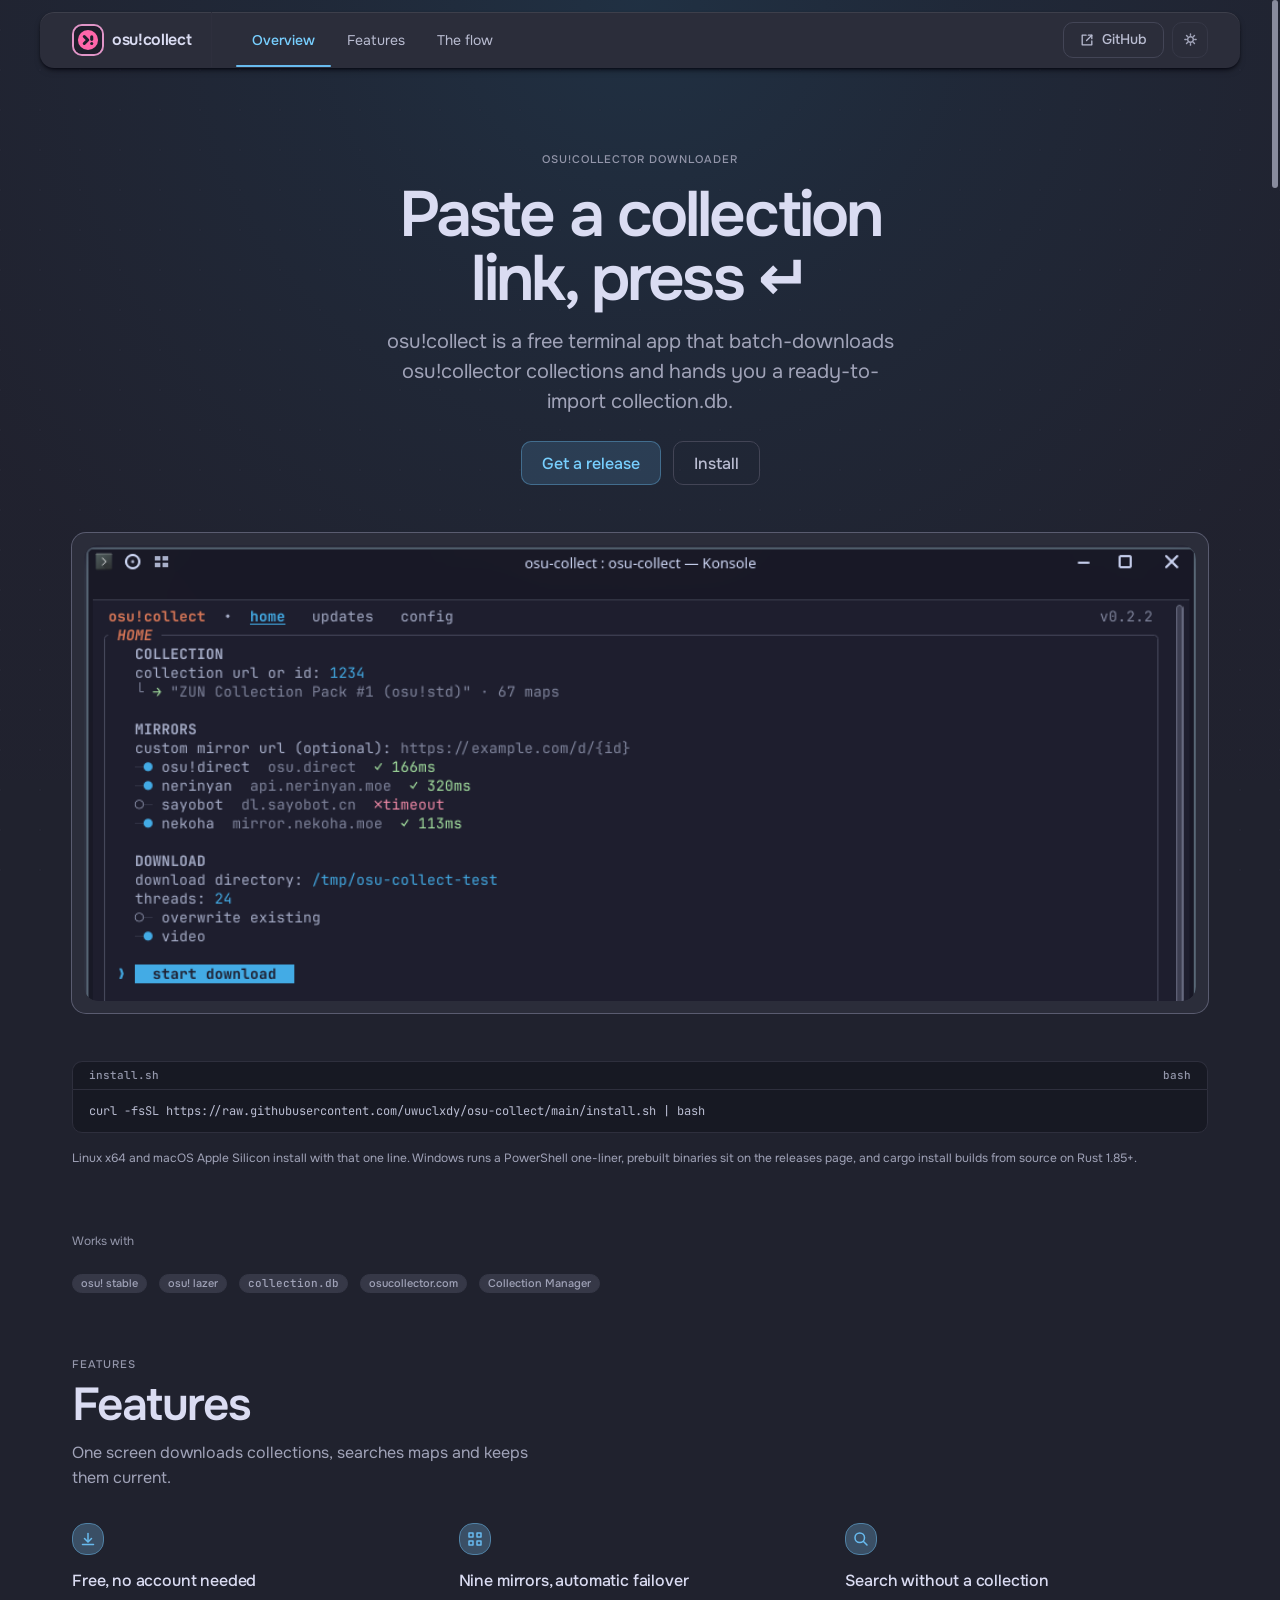
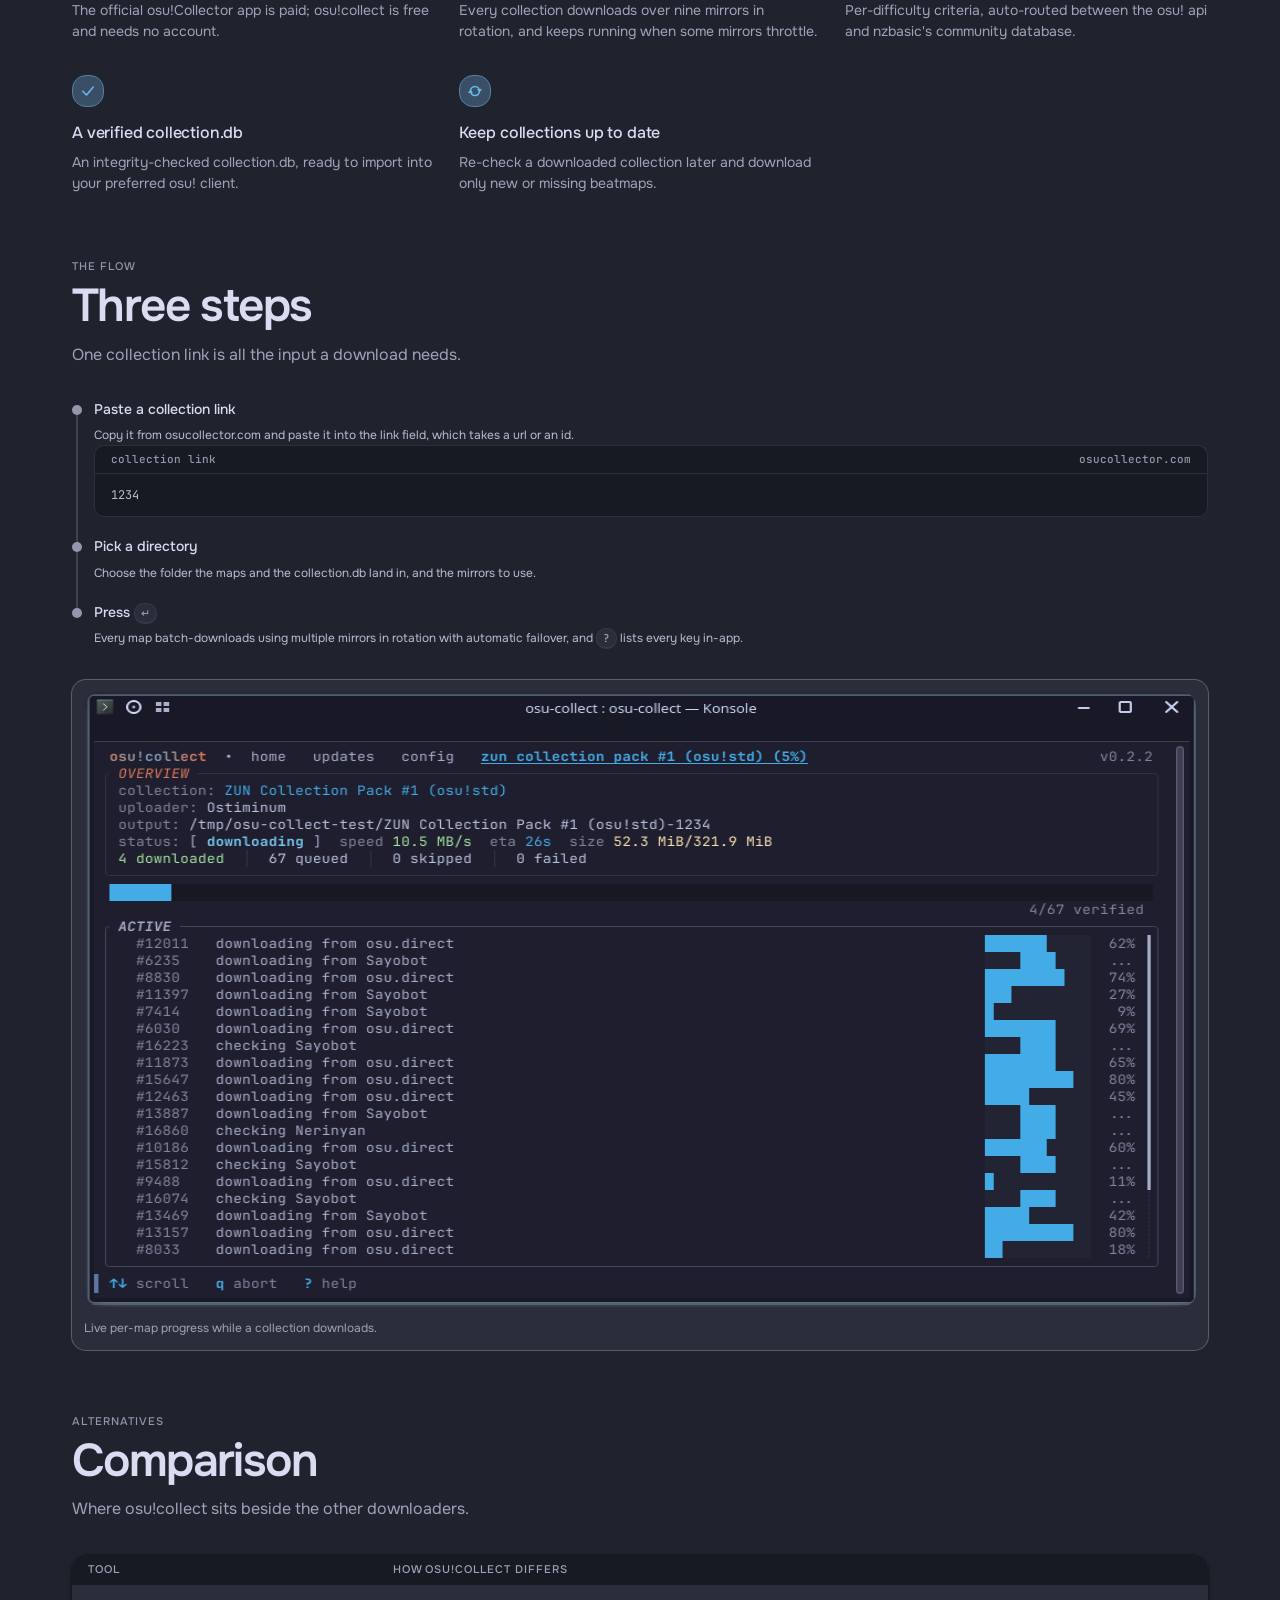
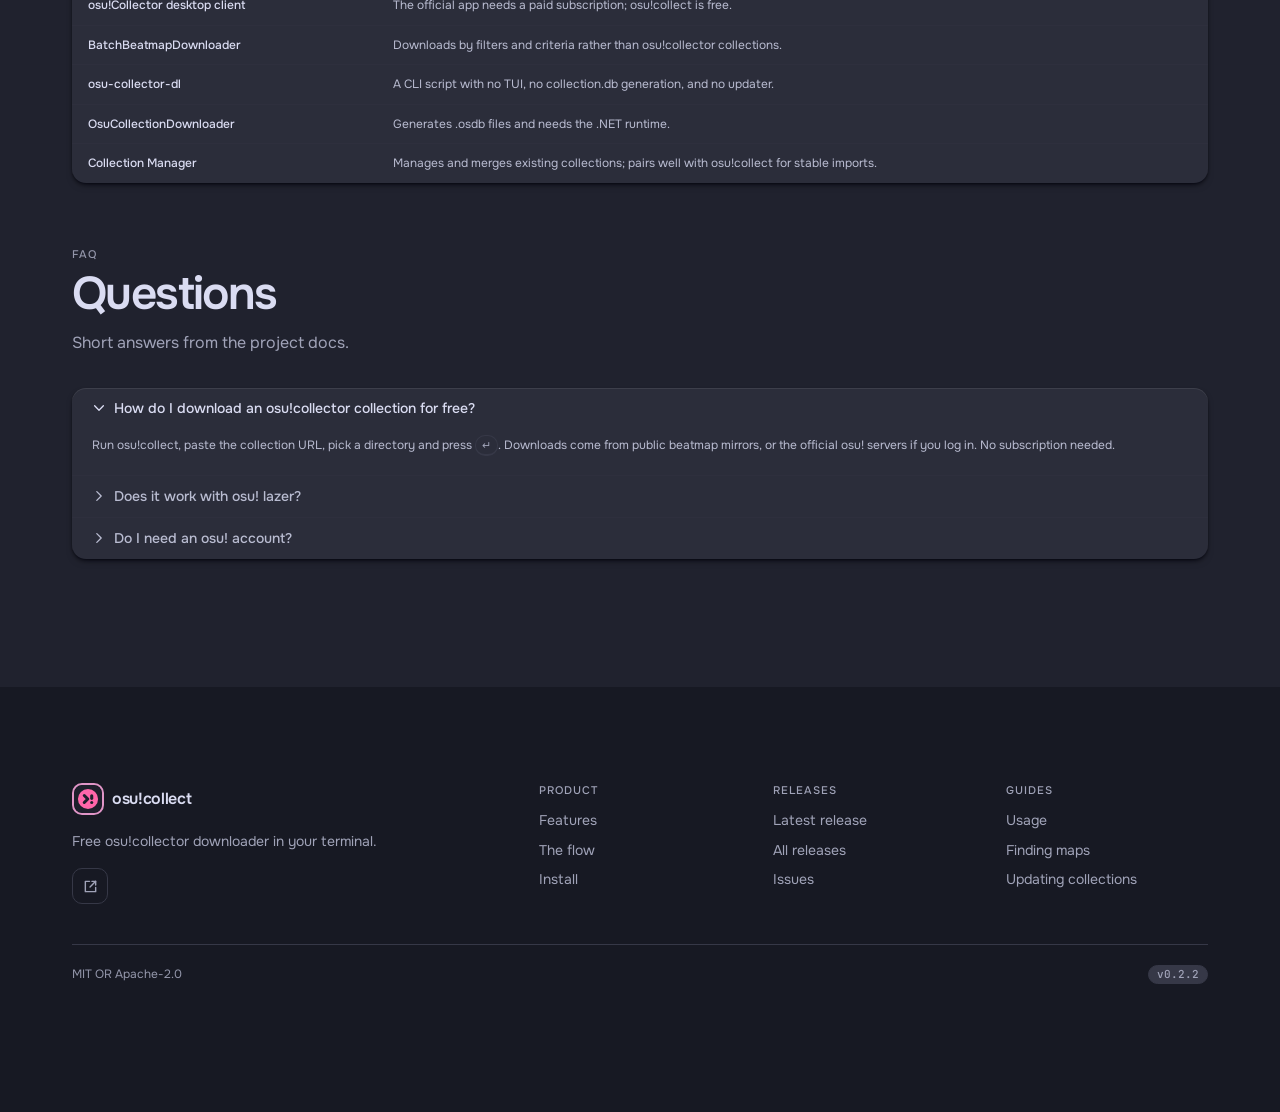
<file: landing/index.html>
<!DOCTYPE html>
<html lang="en" data-theme="dark">
<head>
<meta charset="UTF-8">
<meta name="viewport" content="width=device-width, initial-scale=1.0">
<meta name="description" content="Paste a collection link, pick a folder, and every map batch-downloads over nine mirrors with automatic failover, plus a ready-to-import collection.db.">
<link rel="icon" type="image/svg+xml" href="assets/favicon.svg">
<title>osu!collect, a free osu!collector downloader in your terminal</title>
<script>
  // before the stylesheet, or a light-theme visitor sees a dark flash
  const saved = localStorage.getItem('osu-collect-theme');
  if (saved) document.documentElement.dataset.theme = saved;
</script>
<link rel="stylesheet" href="tokens.css">
<link rel="stylesheet" href="components.css">
<link rel="stylesheet" href="cursor.css">
<style>
  /* Screen layout only. Every component below comes from components.css. */
  .page { padding-block: var(--space-8) var(--space-16); }
  main > section { margin-block: var(--space-16); }
  .section-head { margin-block-end: var(--space-8); }
  .hero-code { grid-column: 1 / -1; }
  .code-note { margin-block-start: var(--space-4); font-size: var(--t-2); color: var(--text-3); }
.card .zoom-img { border-radius: inherit; }
</style>
</head>
<body>
<svg xmlns="http://www.w3.org/2000/svg" hidden="" aria-hidden="true">
  <!-- ds-kit icon sprite. Paste this whole element into <body> as its first
       child, then reach an icon with <use href="#i-name"/>.

       Drawing contract, on every symbol: viewBox 0 0 16 16, fill none, stroke
       currentColor, stroke-width 1.5, round caps, round joins. The round join
       is the corner treatment: every corner in the set gets the same 0.75-unit
       outer radius from it, so no path carries an rx of its own.

       Grid: a closed shape bounds 2..14 (a circle container r 6.5 at 8,8), an
       open stroke runs 3..13, a chevron arm is 5 on each axis, a dot is a
       0.01-long round-capped segment. -->

  <!-- marks -->
  <symbol id="i-minus" viewBox="0 0 16 16" fill="none" stroke="currentColor" stroke-width="1.5" stroke-linecap="round" stroke-linejoin="round">
    <path d="M3 8h10"/>
  </symbol>
  <symbol id="i-plus" viewBox="0 0 16 16" fill="none" stroke="currentColor" stroke-width="1.5" stroke-linecap="round" stroke-linejoin="round">
    <path d="M8 3v10M3 8h10"/>
  </symbol>
  <symbol id="i-check" viewBox="0 0 16 16" fill="none" stroke="currentColor" stroke-width="1.5" stroke-linecap="round" stroke-linejoin="round">
    <path d="M2.75 8.25L6.5 12L13.25 4"/>
  </symbol>
  <symbol id="i-x" viewBox="0 0 16 16" fill="none" stroke="currentColor" stroke-width="1.5" stroke-linecap="round" stroke-linejoin="round">
    <path d="M4 4L12 12M12 4L4 12"/>
  </symbol>

  <!-- chevrons: arm 5 on each axis, apex 2.5 off centre -->
  <symbol id="i-chevron-down" viewBox="0 0 16 16" fill="none" stroke="currentColor" stroke-width="1.5" stroke-linecap="round" stroke-linejoin="round">
    <path d="M3 5.5L8 10.5L13 5.5"/>
  </symbol>
  <symbol id="i-chevron-up" viewBox="0 0 16 16" fill="none" stroke="currentColor" stroke-width="1.5" stroke-linecap="round" stroke-linejoin="round">
    <path d="M3 10.5L8 5.5L13 10.5"/>
  </symbol>
  <symbol id="i-chevron-right" viewBox="0 0 16 16" fill="none" stroke="currentColor" stroke-width="1.5" stroke-linecap="round" stroke-linejoin="round">
    <path d="M5.5 3L10.5 8L5.5 13"/>
  </symbol>
  <symbol id="i-chevron-left" viewBox="0 0 16 16" fill="none" stroke="currentColor" stroke-width="1.5" stroke-linecap="round" stroke-linejoin="round">
    <path d="M10.5 3L5.5 8L10.5 13"/>
  </symbol>

  <!-- arrows: shaft 3..13, head arm 4 -->
  <symbol id="i-arrow-right" viewBox="0 0 16 16" fill="none" stroke="currentColor" stroke-width="1.5" stroke-linecap="round" stroke-linejoin="round">
    <path d="M3 8h10M9 4L13 8L9 12"/>
  </symbol>
  <symbol id="i-arrow-left" viewBox="0 0 16 16" fill="none" stroke="currentColor" stroke-width="1.5" stroke-linecap="round" stroke-linejoin="round">
    <path d="M13 8H3M7 4L3 8L7 12"/>
  </symbol>
  <symbol id="i-arrow-up" viewBox="0 0 16 16" fill="none" stroke="currentColor" stroke-width="1.5" stroke-linecap="round" stroke-linejoin="round">
    <path d="M8 13V3M4 7L8 3L12 7"/>
  </symbol>
  <symbol id="i-arrow-down" viewBox="0 0 16 16" fill="none" stroke="currentColor" stroke-width="1.5" stroke-linecap="round" stroke-linejoin="round">
    <path d="M8 3v10M4 9L8 13L12 9"/>
  </symbol>

  <!-- chrome -->
  <symbol id="i-search" viewBox="0 0 16 16" fill="none" stroke="currentColor" stroke-width="1.5" stroke-linecap="round" stroke-linejoin="round">
    <circle cx="6.75" cy="6.75" r="4.75"/>
    <path d="M10.5 10.5L14 14"/>
  </symbol>
  <symbol id="i-settings" viewBox="0 0 16 16" fill="none" stroke="currentColor" stroke-width="1.5" stroke-linecap="round" stroke-linejoin="round">
    <path d="M2.5 5.5H13.5M2.5 10.5H13.5"/>
    <circle cx="6" cy="5.5" r="1.75"/>
    <circle cx="10" cy="10.5" r="1.75"/>
  </symbol>
  <symbol id="i-bell" viewBox="0 0 16 16" fill="none" stroke="currentColor" stroke-width="1.5" stroke-linecap="round" stroke-linejoin="round">
    <path d="M4.5 7.5a3.5 3.5 0 0 1 7 0v3l1.5 2h-10l1.5-2z"/>
    <path d="M6.5 12.5a1.5 1.5 0 0 0 3 0"/>
  </symbol>
  <symbol id="i-user" viewBox="0 0 16 16" fill="none" stroke="currentColor" stroke-width="1.5" stroke-linecap="round" stroke-linejoin="round">
    <circle cx="8" cy="5.25" r="2.5"/>
    <path d="M3.25 13.75a4.75 4.75 0 0 1 9.5 0"/>
  </symbol>
  <symbol id="i-lock" viewBox="0 0 16 16" fill="none" stroke="currentColor" stroke-width="1.5" stroke-linecap="round" stroke-linejoin="round">
    <path d="M2.5 7h11v6.5h-11z"/>
    <path d="M5 7V5.25a3 3 0 016 0V7"/>
  </symbol>
  <symbol id="i-menu" viewBox="0 0 16 16" fill="none" stroke="currentColor" stroke-width="1.5" stroke-linecap="round" stroke-linejoin="round">
    <path d="M2.5 4.5H13.5M2.5 8H13.5M2.5 11.5H13.5"/>
  </symbol>
  <symbol id="i-grid" viewBox="0 0 16 16" fill="none" stroke="currentColor" stroke-width="1.5" stroke-linecap="round" stroke-linejoin="round">
    <path d="M2 2h4v4H2zM10 2h4v4h-4zM2 10h4v4H2zM10 10h4v4h-4z"/>
  </symbol>
  <symbol id="i-chart" viewBox="0 0 16 16" fill="none" stroke="currentColor" stroke-width="1.5" stroke-linecap="round" stroke-linejoin="round">
    <path d="M2 13L5.5 8L8.5 11L14 3"/>
  </symbol>
  <symbol id="i-sun" viewBox="0 0 16 16" fill="none" stroke="currentColor" stroke-width="1.5" stroke-linecap="round" stroke-linejoin="round">
    <circle cx="8" cy="8" r="3"/>
    <path d="M8 2v1.5M8 12.5V14M2 8h1.5M12.5 8H14M4.8 4.8L3.75 3.75M11.2 4.8L12.25 3.75M4.8 11.2L3.75 12.25M11.2 11.2L12.25 12.25"/>
  </symbol>
  <symbol id="i-moon" viewBox="0 0 16 16" fill="none" stroke="currentColor" stroke-width="1.5" stroke-linecap="round" stroke-linejoin="round">
    <path d="M14 8.8A6 6 0 1 1 7.2 2a4.8 4.8 0 0 0 6.8 6.8z"/>
  </symbol>

  <!-- files and code -->
  <symbol id="i-folder" viewBox="0 0 16 16" fill="none" stroke="currentColor" stroke-width="1.5" stroke-linecap="round" stroke-linejoin="round">
    <path d="M2 3.5h4l1.5 2H14v7H2z"/>
  </symbol>
  <symbol id="i-file" viewBox="0 0 16 16" fill="none" stroke="currentColor" stroke-width="1.5" stroke-linecap="round" stroke-linejoin="round">
    <path d="M9.5 2.5H4v11h8V5z"/>
    <path d="M9.5 2.5V5H12"/>
  </symbol>
  <symbol id="i-code" viewBox="0 0 16 16" fill="none" stroke="currentColor" stroke-width="1.5" stroke-linecap="round" stroke-linejoin="round">
    <path d="M5.5 4.5L2.5 8L5.5 11.5M10.5 4.5L13.5 8L10.5 11.5"/>
  </symbol>
  <symbol id="i-terminal" viewBox="0 0 16 16" fill="none" stroke="currentColor" stroke-width="1.5" stroke-linecap="round" stroke-linejoin="round">
    <path d="M3 4.5L6.5 8L3 11.5M8.5 12H13"/>
  </symbol>
  <symbol id="i-console" viewBox="0 0 16 16" fill="none" stroke="currentColor" stroke-width="1.5" stroke-linecap="round" stroke-linejoin="round">
    <path d="M2.5 2.5h11v11h-11z"/>
    <path d="M5 6l2 2-2 2"/>
    <path d="M8.5 10h2.5"/>
  </symbol>

  <!-- row actions -->
  <symbol id="i-copy" viewBox="0 0 16 16" fill="none" stroke="currentColor" stroke-width="1.5" stroke-linecap="round" stroke-linejoin="round">
    <path d="M5.5 5.5h8v8h-8z"/>
    <path d="M10.5 5.5V2.5h-8v8h3"/>
  </symbol>
  <symbol id="i-trash" viewBox="0 0 16 16" fill="none" stroke="currentColor" stroke-width="1.5" stroke-linecap="round" stroke-linejoin="round">
    <path d="M3 4.5H13"/>
    <path d="M6 4.5V2.5h4v2"/>
    <path d="M4.5 4.5v9h7v-9"/>
  </symbol>
  <symbol id="i-edit" viewBox="0 0 16 16" fill="none" stroke="currentColor" stroke-width="1.5" stroke-linecap="round" stroke-linejoin="round">
    <path d="M11.5 2.5l2 2-8 8H3.5v-2z"/>
    <path d="M9.5 4.5l2 2"/>
  </symbol>
  <symbol id="i-filter" viewBox="0 0 16 16" fill="none" stroke="currentColor" stroke-width="1.5" stroke-linecap="round" stroke-linejoin="round">
    <path d="M2.5 3.5h11l-4 5v4l-3 1.5V8.5z"/>
  </symbol>
  <symbol id="i-sort" viewBox="0 0 16 16" fill="none" stroke="currentColor" stroke-width="1.5" stroke-linecap="round" stroke-linejoin="round">
    <path d="M3 4H13M3 8H9.5M3 12H6"/>
  </symbol>
  <symbol id="i-more" viewBox="0 0 16 16" fill="none" stroke="currentColor" stroke-width="1.5" stroke-linecap="round" stroke-linejoin="round">
    <circle cx="8" cy="3.5" r="1"/><circle cx="8" cy="8" r="1"/><circle cx="8" cy="12.5" r="1"/>
  </symbol>
  <symbol id="i-refresh" viewBox="0 0 16 16" fill="none" stroke="currentColor" stroke-width="1.5" stroke-linecap="round" stroke-linejoin="round">
    <path d="M3.5 8A4.5 4.5 0 0 1 12.5 8"/>
    <path d="M11 6.5L12.5 8L14 6.5"/>
    <path d="M12.5 8A4.5 4.5 0 0 1 3.5 8"/>
    <path d="M5 9.5L3.5 8L2 9.5"/>
  </symbol>
  <symbol id="i-undo" viewBox="0 0 16 16" fill="none" stroke="currentColor" stroke-width="1.5" stroke-linecap="round" stroke-linejoin="round">
    <path d="M2.5 8a5.5 5.5 0 1 0 9-4.2"/>
    <path d="M11.5 2.25v1.55H9.2"/>
  </symbol>
  <symbol id="i-external" viewBox="0 0 16 16" fill="none" stroke="currentColor" stroke-width="1.5" stroke-linecap="round" stroke-linejoin="round">
    <path d="M13.5 9v4.5h-11v-11H7"/>
    <path d="M9.5 2.5H13.5V6.5"/>
    <path d="M7.5 8.5L13.5 2.5"/>
  </symbol>
  <symbol id="i-download" viewBox="0 0 16 16" fill="none" stroke="currentColor" stroke-width="1.5" stroke-linecap="round" stroke-linejoin="round">
    <path d="M8 2.5v8"/>
    <path d="M4.5 7.5L8 11L11.5 7.5"/>
    <path d="M2.5 13.5H13.5"/>
  </symbol>
  <symbol id="i-upload" viewBox="0 0 16 16" fill="none" stroke="currentColor" stroke-width="1.5" stroke-linecap="round" stroke-linejoin="round">
    <path d="M8 11V3"/>
    <path d="M4.5 6.5L8 3L11.5 6.5"/>
    <path d="M2.5 13.5H13.5"/>
  </symbol>

  <!-- status: the container carries the level, the mark carries the sense -->
  <symbol id="i-info" viewBox="0 0 16 16" fill="none" stroke="currentColor" stroke-width="1.5" stroke-linecap="round" stroke-linejoin="round">
    <circle cx="8" cy="8" r="6.5"/>
    <path d="M8 7.5v3.5"/>
    <path d="M8 5h.01"/>
  </symbol>
  <symbol id="i-warning" viewBox="0 0 16 16" fill="none" stroke="currentColor" stroke-width="1.5" stroke-linecap="round" stroke-linejoin="round">
    <path d="M8 2.5L14 13.5H2z"/>
    <path d="M8 6.5v3"/>
    <path d="M8 11.5h.01"/>
  </symbol>
  <symbol id="i-error" viewBox="0 0 16 16" fill="none" stroke="currentColor" stroke-width="1.5" stroke-linecap="round" stroke-linejoin="round">
    <circle cx="8" cy="8" r="6.5"/>
    <path d="M8 5v3.5"/>
    <path d="M8 10.75h.01"/>
  </symbol>
  <symbol id="i-success" viewBox="0 0 16 16" fill="none" stroke="currentColor" stroke-width="1.5" stroke-linecap="round" stroke-linejoin="round">
    <circle cx="8" cy="8" r="6.5"/>
    <path d="M5 8L7 10L11 6"/>
  </symbol>
</svg>

<a class="skip-link" href="#main">Skip to content</a>

<nav class="navbar is-top" id="navbar">
  <div class="navbar-inner">
    <div class="navbar-brand">
      <span class="sona" aria-hidden="true"><img src="assets/favicon.svg" alt=""></span>
      <span class="logo-name">osu!collect</span>
    </div>
    <div class="navbar-nav" id="navbar-nav">
      <a class="navbar-link active" href="#main"><span class="navbar-link-text">Overview</span></a>
      <a class="navbar-link" href="#features"><span class="navbar-link-text">Features</span></a>
      <a class="navbar-link" href="#flow"><span class="navbar-link-text">The flow</span></a>
    </div>
    <div class="navbar-actions">
      <a class="btn btn-secondary" href="https://github.com/uwuclxdy/osu-collect"><svg class="icon" aria-hidden="true"><use href="#i-external"/></svg>GitHub</a>
      <button class="btn btn-icon" data-theme-toggle aria-pressed="false" aria-label="Switch to light theme">
        <svg class="icon-sun" aria-hidden="true"><use href="#i-sun"/></svg>
        <svg class="icon-moon" aria-hidden="true"><use href="#i-moon"/></svg>
      </button>
    </div>
  </div>
</nav>

<main id="main" class="page">

  <section class="hero hero-stack" data-reveal>
    <div class="hero-copy">
      <p class="label">osu!collector downloader</p>
      <h1 class="page-title">Paste a collection link, press ↵</h1>
      <p class="section-lede">osu!collect is a free terminal app that batch-downloads osu!collector collections and hands you a ready-to-import collection.db.</p>
      <div class="toolbar">
        <a class="btn btn-primary btn-lg" href="https://github.com/uwuclxdy/osu-collect/releases">Get a release</a>
        <a class="btn btn-secondary btn-lg" href="#install">Install</a>
      </div>
    </div>
    <div class="hero-media">
      <div class="card card-tight">
        <div class="zoom-img"><img src="assets/osu-collect-home.png" alt="osu!collect: paste an osu!collector collection, pick mirrors and a download folder" width="1005" height="412"></div>
      </div>
    </div>
    <div class="hero-code" id="install">
      <div class="code-head"><span>install.sh</span><span>bash</span></div>
      <div class="code-body">
        <button type="button" class="code-copy" aria-label="Copy install command">
          <svg class="icon-copy" aria-hidden="true"><use href="#i-copy"/></svg>
          <svg class="icon-check" hidden aria-hidden="true"><use href="#i-check"/></svg>
        </button>
        <pre><code>curl -fsSL https://raw.githubusercontent.com/uwuclxdy/osu-collect/main/install.sh | bash</code></pre>
      </div>
      <p class="code-note">Linux x64 and macOS Apple Silicon install with that one line. Windows runs a PowerShell one-liner, prebuilt binaries sit on the releases page, and cargo install builds from source on Rust 1.85+.</p>
    </div>
  </section>

  <section data-reveal>
    <p class="proof-lede">Works with</p>
    <div class="toolbar toolbar-center">
      <span class="tag tag-default">osu! stable</span>
      <span class="tag tag-default">osu! lazer</span>
      <span class="tag tag-data">collection.db</span>
      <span class="tag tag-default">osucollector.com</span>
      <span class="tag tag-default">Collection Manager</span>
    </div>
  </section>

  <section id="features" data-reveal>
    <div class="section-head">
      <p class="label">Features</p>
      <h2 class="section-title">Features</h2>
      <p class="section-lede">One screen downloads collections, searches maps and keeps them current.</p>
    </div>
    <div class="feature-grid">
      <div class="feature">
        <span class="icon-tile"><svg class="icon" aria-hidden="true"><use href="#i-download"/></svg></span>
        <h3 class="feature-title">Free, no account needed</h3>
        <p class="feature-copy">The official osu!Collector app is paid; osu!collect is free and needs no account.</p>
      </div>
      <div class="feature">
        <span class="icon-tile"><svg class="icon" aria-hidden="true"><use href="#i-grid"/></svg></span>
        <h3 class="feature-title">Nine mirrors, automatic failover</h3>
        <p class="feature-copy">Every collection downloads over nine mirrors in rotation, and keeps running when some mirrors throttle.</p>
      </div>
      <div class="feature">
        <span class="icon-tile"><svg class="icon" aria-hidden="true"><use href="#i-search"/></svg></span>
        <h3 class="feature-title">Search without a collection</h3>
        <p class="feature-copy">Per-difficulty criteria, auto-routed between the osu! api and nzbasic's community database.</p>
      </div>
      <div class="feature">
        <span class="icon-tile"><svg class="icon" aria-hidden="true"><use href="#i-check"/></svg></span>
        <h3 class="feature-title">A verified collection.db</h3>
        <p class="feature-copy">An integrity-checked collection.db, ready to import into your preferred osu! client.</p>
      </div>
      <div class="feature">
        <span class="icon-tile"><svg class="icon" aria-hidden="true"><use href="#i-refresh"/></svg></span>
        <h3 class="feature-title">Keep collections up to date</h3>
        <p class="feature-copy">Re-check a downloaded collection later and download only new or missing beatmaps.</p>
      </div>
    </div>
  </section>

  <section id="flow" data-reveal>
    <div class="section-head">
      <p class="label">The flow</p>
      <h2 class="section-title">Three steps</h2>
      <p class="section-lede">One collection link is all the input a download needs.</p>
    </div>
    <ol class="timeline">
      <li class="timeline-item">
        <span class="timeline-dot" aria-hidden="true"></span>
        <div>
          <div class="timeline-head"><span class="timeline-title">Paste a collection link</span></div>
          <p class="timeline-body">Copy it from osucollector.com and paste it into the link field, which takes a url or an id.</p>
          <div class="code-head"><span>collection link</span><span>osucollector.com</span></div>
          <div class="code-body">
            <pre><code>1234</code></pre>
          </div>
        </div>
      </li>
      <li class="timeline-item">
        <span class="timeline-dot" aria-hidden="true"></span>
        <div>
          <div class="timeline-head"><span class="timeline-title">Pick a directory</span></div>
          <p class="timeline-body">Choose the folder the maps and the collection.db land in, and the mirrors to use.</p>
        </div>
      </li>
      <li class="timeline-item">
        <span class="timeline-dot" aria-hidden="true"></span>
        <div>
          <div class="timeline-head"><span class="timeline-title">Press <kbd>↵</kbd></span></div>
          <p class="timeline-body">Every map batch-downloads using multiple mirrors in rotation with automatic failover, and <kbd>?</kbd> lists every key in-app.</p>
        </div>
      </li>
    </ol>
    <div class="card card-tight" style="margin-top:var(--space-8)">
      <div class="zoom-img"><img src="assets/osu-collect-downloading.png" alt="osu!collect downloading a collection with live per-map progress, speed and ETA" width="1006" height="615"></div>
      <p class="card-subtitle" style="margin-top:var(--space-3)">Live per-map progress while a collection downloads.</p>
    </div>
  </section>

  <section id="compare" data-reveal>
    <div class="section-head">
      <p class="label">Alternatives</p>
      <h2 class="section-title">Comparison</h2>
      <p class="section-lede">Where osu!collect sits beside the other downloaders.</p>
    </div>
    <div class="table-wrap">
      <table>
        <thead>
          <tr><th>Tool</th><th>How osu!collect differs</th></tr>
        </thead>
        <tbody>
          <tr>
            <td><span class="table-name">osu!Collector desktop client</span></td>
            <td>The official app needs a paid subscription; osu!collect is free.</td>
          </tr>
          <tr>
            <td><span class="table-name">BatchBeatmapDownloader</span></td>
            <td>Downloads by filters and criteria rather than osu!collector collections.</td>
          </tr>
          <tr>
            <td><span class="table-name">osu-collector-dl</span></td>
            <td>A CLI script with no TUI, no collection.db generation, and no updater.</td>
          </tr>
          <tr>
            <td><span class="table-name">OsuCollectionDownloader</span></td>
            <td>Generates .osdb files and needs the .NET runtime.</td>
          </tr>
          <tr>
            <td><span class="table-name">Collection Manager</span></td>
            <td>Manages and merges existing collections; pairs well with osu!collect for stable imports.</td>
          </tr>
        </tbody>
      </table>
    </div>
  </section>

  <section id="faq" data-reveal>
    <div class="section-head">
      <p class="label">FAQ</p>
      <h2 class="section-title">Questions</h2>
      <p class="section-lede">Short answers from the project docs.</p>
    </div>
    <div class="accordion">
      <details class="disclosure" name="faq" open>
        <summary>
          <svg aria-hidden="true"><use href="#i-chevron-right"/></svg>
          <span>How do I download an osu!collector collection for free?</span>
        </summary>
        <div class="disclosure-body">Run osu!collect, paste the collection URL, pick a directory and press <kbd>↵</kbd>. Downloads come from public beatmap mirrors, or the official osu! servers if you log in. No subscription needed.</div>
      </details>
      <details class="disclosure" name="faq">
        <summary>
          <svg aria-hidden="true"><use href="#i-chevron-right"/></svg>
          <span>Does it work with osu! lazer?</span>
        </summary>
        <div class="disclosure-body">Yes. The generated collection.db imports through lazer's first-time setup, pointed at the collection folder.</div>
      </details>
      <details class="disclosure" name="faq">
        <summary>
          <svg aria-hidden="true"><use href="#i-chevron-right"/></svg>
          <span>Do I need an osu! account?</span>
        </summary>
        <div class="disclosure-body">No. Logging in is optional; it adds the official osu! servers and unlocks two find filters osu! only honors for supporter accounts, achieved rank and played.</div>
      </details>
    </div>
  </section>


</main>

<footer class="band band-well">
  <div class="page">
    <div class="footer">
      <div class="footer-brand">
        <a class="footer-logo" href="#main">
          <span class="sona" aria-hidden="true"><img src="assets/favicon.svg" alt=""></span>
          <span class="logo-name">osu!collect</span>
        </a>
        <p>Free osu!collector downloader in your terminal.</p>
        <div class="toolbar">
          <a class="btn btn-icon" href="https://github.com/uwuclxdy/osu-collect" aria-label="osu!collect on GitHub"><svg aria-hidden="true"><use href="#i-external"/></svg></a>
        </div>
      </div>
      <nav class="footer-col" aria-labelledby="f-product">
        <p class="label" id="f-product">Product</p>
        <ul class="footer-links">
          <li><a href="#features">Features</a></li>
          <li><a href="#flow">The flow</a></li>
          <li><a href="#install">Install</a></li>
        </ul>
      </nav>
      <nav class="footer-col" aria-labelledby="f-releases">
        <p class="label" id="f-releases">Releases</p>
        <ul class="footer-links">
          <li><a href="https://github.com/uwuclxdy/osu-collect/releases/latest">Latest release</a></li>
          <li><a href="https://github.com/uwuclxdy/osu-collect/releases">All releases</a></li>
          <li><a href="https://github.com/uwuclxdy/osu-collect/issues">Issues</a></li>
        </ul>
      </nav>
      <nav class="footer-col" aria-labelledby="f-guides">
        <p class="label" id="f-guides">Guides</p>
        <ul class="footer-links">
          <li><a href="https://github.com/uwuclxdy/osu-collect/wiki/Usage">Usage</a></li>
          <li><a href="https://github.com/uwuclxdy/osu-collect/wiki/Finding-Maps">Finding maps</a></li>
          <li><a href="https://github.com/uwuclxdy/osu-collect/wiki/Updating-Collections">Updating collections</a></li>
        </ul>
      </nav>
    </div>
    <div class="footer-legal">
      <p>MIT OR Apache-2.0</p>
      <span class="tag tag-data">v0.2.2</span>
    </div>
  </div>
</footer>

<script type="module" src="cursor.js"></script>
<script type="module" src="ui.js"></script>
<script type="module">
  // scroll spy: the shipped navbar ink only moves on click, so the current
  // section is derived from scroll position and walked through the shipped
  // click path with an untrusted event; ui.js keeps owning the class swap and
  // the ink physics. the anchor's activation behavior runs for synthetic
  // clicks too, so their default is cancelled or the page jumps to the section.
  const links = [...document.querySelectorAll('#navbar-nav .navbar-link')];
  const overview = links.find(l => l.getAttribute('href') === '#main');
  const watched = links
    .map(l => [l, document.getElementById((l.getAttribute('href') || '').slice(1))])
    .filter(([, section]) => section && section.id !== 'main');
  if (watched.length && overview) {
    document.addEventListener('click', e => {
      if (!e.isTrusted && e.target.closest('#navbar-nav')) e.preventDefault();
    }, true);
    let frame = 0;
    const apply = () => {
      frame = 0;
      const line = innerHeight * 0.35;
      let target = overview;
      for (const [link, section] of watched)
        if (section.getBoundingClientRect().top <= line) target = link;
      if (!target.classList.contains('active'))
        target.dispatchEvent(new MouseEvent('click', { bubbles: true, cancelable: true }));
    };
    const queue = () => { if (!frame) frame = requestAnimationFrame(apply); };
    addEventListener('scroll', queue, { passive: true });
    addEventListener('resize', queue);
    apply();
  }
</script>
</body>
</html>
</file>
<file: landing/tokens.css>
/* ============================================================
   ds-kit - design tokens
   Dark by default, and still full of light.
   Neutrals hold hue 280 (Catppuccin lavender haze), never grey.
   Every ratio in the comments measured, not estimated.
   ============================================================ */

/* Self-hosted variable fonts - ship the woff2 subsets in fonts/ alongside these
   @font-face blocks. No CDN dependency; faster, private, offline-safe. Subsets:
   latin / latin-ext / cyrillic. Subset your own with fonttools/glyphhanger. */
@font-face {
  font-family: Onest;
  font-style: normal;
  font-weight: 400 700;
  font-display: swap;
  src: url("fonts/onest-latin.woff2") format("woff2");
  unicode-range: U+0000-00FF, U+0131, U+0152-0153, U+02BB-02BC, U+02C6, U+02DA, U+02DC, U+0304, U+0308, U+0329, U+2000-206F, U+20AC, U+2122, U+2191, U+2193, U+2212, U+2215, U+FEFF, U+FFFD;
}
@font-face {
  font-family: Onest;
  font-style: normal;
  font-weight: 400 700;
  font-display: swap;
  src: url("fonts/onest-latin-ext.woff2") format("woff2");
  unicode-range: U+0100-02BA, U+02BD-02C5, U+02C7-02CC, U+02CE-02D7, U+02DD-02FF, U+0304, U+0308, U+0329, U+1D00-1DBF, U+1E00-1E9F, U+1EF2-1EFF, U+2020, U+20A0-20AB, U+20AD-20C0, U+2113, U+2C60-2C7F, U+A720-A7FF;
}
@font-face {
  font-family: Onest;
  font-style: normal;
  font-weight: 400 700;
  font-display: swap;
  src: url("fonts/onest-cyrillic.woff2") format("woff2");
  unicode-range: U+0301, U+0400-045F, U+0490-0491, U+04B0-04B1, U+2116;
}
@font-face {
  font-family: "JetBrains Mono";
  font-style: normal;
  font-weight: 400 600;
  font-display: swap;
  src: url("fonts/jetbrainsmono-latin.woff2") format("woff2");
  unicode-range: U+0000-00FF, U+0131, U+0152-0153, U+02BB-02BC, U+02C6, U+02DA, U+02DC, U+0304, U+0308, U+0329, U+2000-206F, U+20AC, U+2122, U+2191, U+2193, U+2212, U+2215, U+FEFF, U+FFFD;
}
@font-face {
  font-family: "JetBrains Mono";
  font-style: normal;
  font-weight: 400 600;
  font-display: swap;
  src: url("fonts/jetbrainsmono-latin-ext.woff2") format("woff2");
  unicode-range: U+0100-02BA, U+02BD-02C5, U+02C7-02CC, U+02CE-02D7, U+02DD-02FF, U+0304, U+0308, U+0329, U+1D00-1DBF, U+1E00-1E9F, U+1EF2-1EFF, U+2020, U+20A0-20AB, U+20AD-20C0, U+2113, U+2C60-2C7F, U+A720-A7FF;
}
:root {
  color-scheme: dark;

  /* ---- Surfaces. The page is NOT the darkest thing possible;
     raising the floor is what makes a dark theme feel airy.
     Surfaces rise TOWARD the light, wells sink below. ---- */
  --well:      oklch(0.215 0.020 280);   /* inputs, code, tracks  */
  --bg:        oklch(0.255 0.024 280);   /* the page              */
  --surface-1: oklch(0.300 0.024 280);   /* cards, menus          */
  --surface-2: oklch(0.345 0.026 280);   /* hover, nested         */
  --surface-3: oklch(0.395 0.028 280);   /* pressed, selected     */

  /* The sky: one light above the page, the page hue drifted toward the accent,
     painted on body::after as a radial ground 780px tall. The stops are
     declared grounds, never an alpha over the page, so each is a measured pair.
     On the peak: --text 9.89, --text-2 7.13, --text-3 5.37, --text-4 4.62:1,
     --accent-text 7.73. On the mid: 10.87 / 7.84 / 5.90 / 5.08, --accent-text
     8.50. NO HEADROOM: --text-4 falls under 4.5:1 once the ground passes
     L 0.31, so the peak never rises. */
  --sky-peak:  oklch(0.305 0.040 252);
  --sky-mid:   oklch(0.278 0.032 262);
  /* The accent band's ground, the page's closing ask: the page tone turned
     toward the sapphire. --text 11.26, --text-2 8.12, --text-3 6.11, --text-4
     5.26:1, --accent-text 8.81, and --accent as a fill 7.21 against it. */
  --band-accent: oklch(0.265 0.050 242);

  /* The system draws its own scrollbar, so the thumb is a graphic this file owns
     and it clears 3:1 on every ground a scroller has: 5.20:1 on --well, 4.68 on
     --bg, 4.05 on --surface-1, 3.43 on a --surface-2 hover tint. --surface-3, the
     colour the retired native rule used, measures 1.67:1 on --bg. */
  --scrollbar-thumb: oklch(0.640 0.028 280);

  /* Lines are a fallback, not the separation device */
  --line:      oklch(0.345 0.026 280);
  --line-soft: oklch(0.310 0.024 280);

  /* ---- Elevation. A lit top edge plus a dark contact shadow, both in-hue.
     Never rgb(0 0 0): black shadow on lavender goes muddy.

     A DARK PAGE HAS NO ROOM FOR A WIDE SOFT SHADOW. The page sits 46/255 on
     the blue channel, so a shadow has 46 levels of headroom, and a wide blur
     spends most of them below the quantization floor. The final band, where
     the shadow paints exactly 1 level, is then wide, flat and bounded by a
     clean closed curve: that curve is what reads as a ring drawn around the
     box rather than as light. It widens with the outermost blur radius and
     with how faint the shadow is. Measured beside a card: 28px of blur
     peaking 5 levels deep drew 15px of ring, 40px peaking 10 drew 14px, and
     14px peaking 11 drew 4px. Every blur here stays at or under 22px, every
     coat lands with real depth, which is also what a physical shadow does:
     dark where the object meets the surface, gone a short way out.

     Measured on a 300x140 card, blue channel against --bg, deepest pixel and
     the width of that last 1-level band:
       --elev-1      23 levels under, 11 beside; band 3px under, 2px beside
       --elev-2      23 / 12;  band 7 / 6
       --elev-float  34 / 18;  band 8 / 6
     The shipped v1 set measured 9 / 5 with a 15px band, which is the ring.

     DEPTH IS NOT WHAT DRAWS THE CORNER, REACH IS. --elev-1's outer coat ran
     `0 8px 16px -6px` and its footprint reached 21px under the card, 13 beside
     and 18 out of the corner on the diagonal, so the far end of the footprint
     closed as a curve tracing the box and the corner read as a smear. Depth was
     never the problem: at `0 4px 8px -4px` the deepest pixel moves 24 to 23 and
     the reach halves to 10 / 6 / 10. Her call 2026-09-06, candidate 4a.

     THE EDGE IS WHAT THE EYE READS AS THE CARD STARTING, not the tone step.
     A card sits .045 L over the page and .065 is not available: the fourth
     text step falls to 4.40:1 on it. So separation is bought on the edge and
     the contact instead, where no colour moves and no ratio re-derives.
     Measured on a card at --surface-1: --lit-1 paints 18 sRGB levels of lift
     along the top, --lit-2 21.

     A CARD CARRIES A DRAWN LINE. `.card` and `.stat-card` take `--card-line`,
     a crisp 1px line drawn outside the box (box-shadow 0 0 0 1px, zero blur,
     content box unchanged), her pick in the 2026-10-07 combo. A card at rest
     wears the one line and no coat. Every other raised surface keeps the straight --lit-1,
     and glass keeps --glass-edge. The line is a hairline, not a graphic, so it
     is not held to a 3:1 floor; measured with tools/contrast.mjs against the
     card's own fill and every surface it sits on, tightest first: sky peak
     2.03:1, --surface-1 (the fill) 2.08:1, sky mid 2.24:1, --band-accent
     2.32:1, --bg 2.41:1, --well 2.67:1. */
  --lit-1: inset 0 1px 0 0 oklch(1 0 0 / 0.085);
  --lit-2: inset 0 1px 0 0 oklch(1 0 0 / 0.100);
  --card-line: oklch(0.48 0.032 280);
  --contact-1: 0 1px 2px -1px oklch(0.11 0.025 280 / 0.72),
               0 2px 4px -1px oklch(0.11 0.025 280 / 0.66),
               0 4px 8px -4px oklch(0.11 0.025 280 / 0.60);
  --contact-2: 0 1px 2px -1px oklch(0.11 0.025 280 / 0.66),
               0 4px 8px -2px oklch(0.11 0.025 280 / 0.62),
               0 10px 18px -8px oklch(0.11 0.025 280 / 0.58);
  --elev-1: var(--lit-1), var(--contact-1);
  --elev-2: var(--lit-2), var(--contact-2);
  --elev-float: var(--lit-2),
                0 2px 4px -1px oklch(0.09 0.022 280 / 0.72),
                0 6px 12px -3px oklch(0.09 0.022 280 / 0.68),
                0 14px 22px -10px oklch(0.09 0.022 280 / 0.66);
  --backdrop: oklch(0.16 0.02 280 / 0.66);

  /* ---- Glass. Real background blur, on the surfaces something passes behind:
     the mobile topbar, the stuck section header, the floating panels, and a
     panel over the scrim. The navbar is opaque in both of its states. The scrim
     itself stays a flat tint.

     NEITHER THE ALPHA NOR THE BAR TONE IS TASTE. A glass surface takes on part
     of whatever is behind it, and on a dark page that is nearly always dark, so
     a surface tinted with --surface-1 reads as an opaque slab whatever the blur
     (the 0.90 first material moved 22 levels over a white plate and two or
     three over real content: every panel read as "not blurred"). Bars therefore
     tint with --bg: a bar is the page held still, and content passing under it
     is the only thing that says a surface is there. Panels keep the raised
     tone at the clearest alpha the dim ramp allows: --text-2 holds 4.67:1 on
     the worst case at 0.86 and fails at 0.82 (4.09:1), so 0.86 is the
     floor. On that worst case, a white plate composited through the panel,
     --text holds 6.48:1, --glass-dim 4.67, --glass-danger 4.62. The panel
     moves 35.7 sRGB levels black to white, the measured (1 - alpha) * 255
     identity confirmed on a plate. Filter chains do not buy the floor back:
     crushing the backdrop enough to protect it crushes the blur with it,
     measured across nine chains. ---- */
  --glass-bar-tint: oklch(0.255 0.024 280 / 0.90);
  /* the bar re-floors the same tokens as a panel, since the glass block names
     both: --text-3/--text-4/--text-placeholder become --glass-dim, --danger
     becomes --glass-danger, --text-disabled becomes --glass-disabled. Measured
     over the bar's worst plate (white through 0.90 of the page colour): --text-2
     6.21:1, --glass-danger 6.14:1, --glass-disabled 4.34:1. */
  --glass-tint: oklch(0.300 0.024 280 / 0.86);
  --glass-blur: 22px;
  --glass-sat:  1.25;
  --glass-dim:  oklch(0.800 0.030 280);   /* --text-3 and --text-4 on a panel:
     4.67:1 on the worst case; unlifted, .720 / .680 fall to 3.52 / 3.03 */
  --glass-danger: oklch(0.84 0.140 15);   /* 4.62:1 on the panel worst case.
     --danger is 3.31:1 there, and the round-1 value L 0.78 fell to 4.04 at
     0.86, so the re-floor moves with the alpha */
  --glass-disabled: oklch(0.700 0.030 280);   /* 3.27:1 on the panel worst case.
     --text-disabled falls to 2.49 there, and the opacity: 0.45 costume this
     replaces measured 2.17, which is what the panel had been shipping */
  /* A translucent tint over a translucent surface composites twice and drifts 21
     levels with the backdrop: --accent-text on it measures 4.40:1. The same mix
     laid down opaque holds one tone and 5.95:1 on a panel. This is the accent's
     share of that opaque fill; the glass block mixes --accent-quiet from it onto
     each surface's own --glass-ground, so a bar's fill reads the bar's tone. */
  --glass-quiet-share: 16%;
  /* --danger-text on a glass surface, where --danger is already --glass-danger:
     the hover and press tints mix opaque onto the surface (--tint-ground), so
     the plate behind it no longer moves them. On the panel 5.64 / 4.74:1, on
     the bar 6.55 / 5.38, the menu hover 6.50; 0.86 leaves the panel press at
     4.52, so 0.88 holds a margin over the floor. */
  --glass-danger-text: oklch(0.88 0.140 15);
  /* what every translucent tint in components.css mixes onto. Transparent, so
     off glass a tint paints exactly as `X p%, transparent` did. A glass surface
     sets its own tone here, turning each tint inside it into an opaque mix the
     backdrop cannot move; every rule that paints an opaque ground resets it to
     transparent, so a tint nested in that ground composites over it. One value
     for both themes. */
  --tint-ground: transparent;
  /* the same glass tone for a tint painted OUTSIDE its own box (an invalid
     field's ring): an opaque ground resets --tint-ground on itself, but its
     ring lands on whatever surrounds it, so no rule resets this one */
  --glass-ground: transparent;
  /* --accent-line on a glass surface, laid opaque on the surface's own
     --glass-ground at the same 38 percent, so a focus ring and a primary edge
     stop drifting with the backdrop the way the quiet share stopped the fill */
  --glass-line-share: 38%;
  /* The one place a drawn line beats the lit edge. A glass panel has no reliable
     tone difference from its backdrop, since it takes that backdrop on, so the
     edge is what says where the pane starts. Still a hairline. */
  --glass-edge: oklch(1 0 0 / 0.10);
  /* a dimmed icon is a graphic against the surface it sits on: on the dark
     glass panel 0.85 leaves a text-3 icon at 2.99:1, under the 3:1 floor, so
     the glass block lifts this to 0.90: 3.15 dark and 3.89 light for the
     dimmest icons on the panel worst cases */
  --icon-dim: 0.7;

  /* ---- Text. Nothing is pure white; purity reads as hard. ---- */
  --text:   oklch(0.900 0.030 280);   /* 11.70:1 on --bg */
  --text-2: oklch(0.800 0.030 280);   /*  8.43:1 */
  --text-3: oklch(0.720 0.030 280);   /*  6.35:1 */
  --text-4: oklch(0.680 0.030 280);   /*  5.47:1, the floor */
  /* the hint inside a control. One step under --text-4 so a placeholder does
     not read as a typed value or as metadata: 4.99:1 on --well. */
  --text-placeholder: oklch(0.630 0.030 280);
  /* a control that cannot act, her call 2026-09-02, replacing the opacity: 0.45
     ten declarations across twelve component classes rode. It takes the 3:1 graphics floor rather than the 4.5:1
     text floor, so it can sit a real step under --text-4: 4.99:1 on --well, 4.50
     on --bg, 3.89 on --surface-1, 3.29 on the --surface-2 a disabled fill takes.
     Dark shares the placeholder's value on purpose, since both say "present, not
     live" and this ramp has exactly one step down there. Light does not: its
     placeholder is pinned to --text-4 by the text floor, and a disabled label
     pinned with it would read as enabled metadata, which is the whole defect. */
  --text-disabled: oklch(0.630 0.030 280);

  /* ---- Accent: Catppuccin sapphire. The break in the overcast. ---- */
  --accent:       oklch(0.76 0.110 238);   /* 7.49:1 as text on --bg */
  --accent-hover: oklch(0.82 0.115 238);   /* brighter in dark      */
  --accent-press: oklch(0.70 0.105 238);
  --accent-text:  oklch(0.82 0.115 238);   /* 9.15:1 as type, the only accent as text */
  --accent-quiet: oklch(0.76 0.110 238 / 0.16);
  --accent-line:  oklch(0.76 0.110 238 / 0.38);
  --accent-glow:  0 0 10px 0 oklch(0.76 0.110 238 / 0.55);
  --on-accent:    oklch(0.22 0.020 280);   /* 8.22:1 on the fill */

  /* no on-colour: identity rule 7 makes accent-2 annotation only, never a fill,
     so the pair it would sit on cannot exist */
  --accent-2:    oklch(0.72 0.130 42);     /* editorial, 6.09:1, once per screen */

  /* The brand mark's ring: rose, the identity accent. A 2px graphic on the
     .sona, held to the 3:1 graphics floor on every bar surface it sits on;
     measured with tools/contrast.mjs: surface-1 6.06:1, well 7.78:1, --bg
     7.01:1, sky peak 5.93:1 dark; 5.16 / 4.20 / 4.59 / 5.16 light. */
  --brand-ring: oklch(0.76 0.110 340);

  /* ---- Status. Levelled under --text so no pill outshouts a title. ---- */
  --success: oklch(0.80 0.130 150);   /* 8.89:1 */
  --warning: oklch(0.84 0.110  90);   /* 9.68:1 */
  --danger:  oklch(0.72 0.140  15);   /* 5.98:1 */
  /* the danger label on its own hover and press tint: --danger there falls to
     4.04 / 3.49:1 on surface-1, because label and tint are one hue. Lightness
     stepped, chroma held: 6.04 / 5.16:1 on --bg, 5.27 / 4.55 on surface-1, and
     5.76 on .menu-item.danger's 10 percent hover. */
  --danger-text: oklch(0.81 0.140  15);
  --on-danger:  oklch(0.22 0.02  15); /* 6.58:1 on the fill */
  --info: var(--accent);              /* folded in: it was the same hue */

  /* ---- Chart series. Four slots; the ORDER is the CVD mechanism, and what it
     buys is that each dichromat's CLOSEST pair never lands on adjacent slots.
     Simulated (Vienot, Brettel & Mollon 1999) and measured as oklab distance:
     protan's closest pair is 1-3 at 0.0355 with orange sitting between them,
     deutan's is 2-4 at 0.0516 with mauve sitting between them, and the closest
     pair a legend does put side by side is 3-4 at 0.1666 / 0.1419. A fifth
     series is a legend problem, not a palette problem, and yellow and red never
     join a series: they read as status.

     THOSE TWO ARE THE ONLY DICHROMACIES THIS RAMP IS MEASURED AGAINST. Vienot
     publishes a projection plane for protan and deutan only; the tritan row that
     circulates with them moved an equal-lightness blue/yellow pair from 0.2630
     APART to 0.3601, so it cannot be a tritan simulation and no number taken
     from it belongs here. Until one is modelled, treat a two-series chart as
     needing direct labels rather than a legend.

     Slot 3 is mauve rather than the sky it shipped as. Sky measured 0.0955 from
     sapphire in normal vision, 2.5x closer than any other pair, and the two read
     as one series; mauve puts the ramp's worst normal-vision pair at 0.1411.
     Measured on --surface-1 (WCAG 1.4.11, 3:1 graphics floor):
     5.21 / 5.27 / 6.62 / 6.45:1. Re-measure if --surface-1 moves. ---- */
  --chart-series-1: oklch(0.70 0.110 238);   /* sapphire */
  --chart-series-2: oklch(0.72 0.130 42);    /* orange   */
  --chart-series-3: oklch(0.78 0.100 305);   /* mauve    */
  --chart-series-4: oklch(0.75 0.120 150);   /* green    */

  /* ---- Radius. Softer than v1's 1px, which rendered as 0. ---- */
  --r-1: 10px;   /* controls        */
  --r-2: 14px;   /* cards, menus, icon tiles */
  --r-3: 18px;   /* modals, sheets  */
  --r-4: 24px;   /* KPI tiles       */
  --r-pill: 999px;

  /* ---- Motion. Duration follows distance. ---- */
  --ease:      cubic-bezier(0.2, 0, 0, 1);    /* state changes, exits */
  --ease-out:  cubic-bezier(0.16, 1, 0.3, 1); /* entrances, arrivals */
  --dur-tint:  120ms;   /* no travel: colour, opacity, border  */
  --dur-near:  180ms;   /* under 12px: toast, popover, tooltip */
  --dur-far:   260ms;   /* a panel's worth: sheet, accordion   */
  --dur-cross: 360ms;   /* across the viewport: drawer         */
  --dur-slide: 440ms;   /* sliding indicators only             */
  --stagger:    40ms;   /* per item, capped at 6               */
  --dur-out:      calc(var(--dur-tint) * 0.6);  /* exits run at 0.6x */
  --dur-out-near: calc(var(--dur-near) * 0.6);
  --dur-out-far:  calc(var(--dur-far)  * 0.6);

  /* ---- The jelly press (2026-10-07 combo). A spring settle, NOT a travel
     distance, so it takes no --dur-* slot: --press-dur is how long the wobble
     takes to settle, and --press-spring is the 320/18 spring sampled over
     49 points as a linear() curve, normalized to settle at 1. ---- */
  --press-dur: 380ms;
  --press-spring: linear(0, 2.0833% 0.0098, 4.1667% 0.0372, 6.2500% 0.0793, 8.3333% 0.1334, 10.4167% 0.1970, 12.5000% 0.2675, 14.5833% 0.3428, 16.6667% 0.4208, 18.7500% 0.4996, 20.8333% 0.5777, 22.9167% 0.6538, 25.0000% 0.7267, 27.0833% 0.7954, 29.1667% 0.8592, 31.2500% 0.9176, 33.3333% 0.9702, 35.4167% 1.0168, 37.5000% 1.0574, 39.5833% 1.0919, 41.6667% 1.1205, 43.7500% 1.1435, 45.8333% 1.1613, 47.9167% 1.1740, 50.0000% 1.1823, 52.0833% 1.1865, 54.1667% 1.1871, 56.2500% 1.1845, 58.3333% 1.1793, 60.4167% 1.1718, 62.5000% 1.1626, 64.5833% 1.1520, 66.6667% 1.1404, 68.7500% 1.1281, 70.8333% 1.1155, 72.9167% 1.1028, 75.0000% 1.0904, 77.0833% 1.0783, 79.1667% 1.0668, 81.2500% 1.0560, 83.3333% 1.0461, 85.4167% 1.0370, 87.5000% 1.0289, 89.5833% 1.0217, 91.6667% 1.0155, 93.7500% 1.0103, 95.8333% 1.0060, 97.9167% 1.0026, 1);

  /* ---- Type. 9 distinct steps; 11px and 12px are real tokens. ---- */
  --t-1: 11px; --t-2: 12px; --t-3: 14px; --t-4: 16px;
  --t-5: 20px; --t-6: 26px; --t-7: 34px; --t-8: 46px;
  --t-9: 64px;
  --caps: 0.09em;              /* the one tracking value */

  /* ---- Controls share one height ladder with inputs ---- */
  --ctl-sm: 30px; --ctl: 36px; --ctl-lg: 44px;

  /* ---- Layout ---- */
  --page-w: 1200px;   /* .page column; one override retunes a build */
  /* prose measure, MEASURED against loaded Onest at --t-4 rather than estimated.
     A line that runs the full page column is a line nobody finishes, and erring
     short is the safer side of 66. The width sweep behind the value, five
     candidates against two samples, is in references/rhythm.md; it lived here
     too and the two copies had already drifted apart on one sample. */
  --page-narrow: 528px;
  --navbar-h: 56px;   /* the navbar's own height, and nothing else reads it as an offset */
  --topbar-h: 52px;   /* the mobile bar's own height */
  /* How far down anything pinned to the top has to start, which is NOT a bar's
     height: it is the height of whatever bar this page actually holds, and a
     sidebar shell holds none. Derived on the root below, never set by a page. */
  --pin-top: 0px;

  /* ---- Fonts ---- */
  --font-sans: "Onest", ui-sans-serif, system-ui, -apple-system, "Segoe UI", sans-serif;
  --font-mono: "JetBrains Mono", ui-monospace, SFMono-Regular, Menlo, monospace;

  /* ---- Spacing (4px scale) ---- */
  --space-0:  0;
  --space-1:  4px;
  --space-2:  8px;
  --space-3:  12px;
  --space-4:  16px;
  --space-5:  20px;
  --space-6:  24px;
  --space-8:  32px;
  --space-10: 40px;
  --space-12: 48px;
  --space-16: 64px;
  --space-20: 80px;
}

/* Radius preset: sharp is the opt-in variant, real 0 */
[data-radius="sharp"] { --r-1: 0px; --r-2: 0px; --r-3: 0px; --r-4: 0px; }

/* ---- Light theme (Latte). EVERY colour and elevation token is
   re-declared, because a partial override is the bug that broke
   v1's light theme: its tints were mixed from the dark accent.
   Ratios measured against THIS block's --bg. ---- */
[data-theme="light"] {
  color-scheme: light;

  --surface-3: oklch(0.905 0.010 275);   /* pressed: light goes DOWN */
  /* 3.58:1 on --well, 3.92 on --bg, 4.40 on --surface-1, 3.69 on the hover tint */
  --scrollbar-thumb: oklch(0.570 0.010 275);
  --surface-2: oklch(0.935 0.008 275);   /* hover                    */
  --well:      oklch(0.925 0.008 275);
  --bg:        oklch(0.955 0.006 275);
  --surface-1: oklch(0.995 0.003 275);   /* cards still rise         */
  /* Light falls onto a light page too: the top goes whiter, which only raises
     every text ratio there. On the peak: --text 13.46, --text-4 5.55:1,
     --accent-text 5.68; on the mid 12.72 / 5.25 / 5.37. The peak sits at the
     card's own lightness, so a card under it separates on the drawn line
     alone. */
  --sky-peak:  oklch(0.995 0.008 240);
  --sky-mid:   oklch(0.975 0.007 255);
  /* --text 11.17, --text-2 6.94, --text-3 4.92, --text-4 4.61:1, --accent-text
     4.72; --accent as a fill 3.82 against it, over the 3:1 graphics floor */
  --band-accent: oklch(0.930 0.030 238);

  --line:      oklch(0.890 0.012 275);   /* barely there, 1.22:1     */
  --line-soft: oklch(0.920 0.010 275);

  --text:   oklch(0.300 0.020 275);   /* 11.98:1 */
  --text-2: oklch(0.420 0.020 275);   /*  7.44:1 */
  --text-3: oklch(0.500 0.018 275);   /*  5.27:1 */
  --text-4: oklch(0.515 0.016 275);   /*  4.94:1 on --bg, 4.52:1 on --well, the floor */
  /* 4.52:1 on --well is the floor already; light has no headroom under it, so
     the placeholder holds --text-4's value and the dark block alone dims. */
  --text-placeholder: oklch(0.515 0.016 275);
  /* the 3:1 floor is what buys the step the 4.5:1 one denies the placeholder:
     3.23:1 on --surface-3, 3.44 on --well, 3.54 on --surface-2, 3.76 on --bg,
     4.23 on --surface-1 */
  --text-disabled: oklch(0.580 0.016 275);

  --accent:       oklch(0.55 0.140 238);   /* 4.60:1 under --on-accent; 4.09:1 as text */
  --accent-hover: oklch(0.49 0.135 238);
  --accent-press: oklch(0.44 0.125 238);
  --accent-text:  oklch(0.50 0.130 238);   /* 5.06:1 as type; accent as text fails 4.5 */
  --accent-quiet: oklch(0.55 0.140 238 / 0.12);
  --accent-line:  oklch(0.55 0.140 238 / 0.34);
  --accent-glow:  0 0 10px 0 oklch(0.55 0.140 238 / 0.30);
  --on-accent:    oklch(0.995 0.003 238);

  --accent-2:    oklch(0.52 0.150 42);     /* 5.16:1 */

  --brand-ring: oklch(0.55 0.140 340);

  --success: oklch(0.50 0.150 150);   /* 4.85:1 */
  --warning: oklch(0.50 0.130  90);   /* 5.25:1 */
  --danger:  oklch(0.52 0.190  15);   /* 5.36:1 */
  /* hover / press: 5.25 / 4.61:1 on --bg, 5.87 / 5.10 on surface-1, 6.49 on
     .menu-item.danger's hover; --danger there falls to 4.14 / 3.63 on --bg */
  --danger-text: oklch(0.46 0.190  15);
  --on-danger:  oklch(0.995 0.003  15);
  --info: var(--accent);

  /* The lit edge flips to the underside: light falls from above, so
     on a light page the visible edge is the shadow, not the highlight.
     Same geometry as the dark set, so both themes carry one shadow shape and
     only the alphas differ. A light page has 244 levels of headroom, so the
     banding that governs the dark set is not the binding constraint here; the
     geometry is shared because a component must not change depth on a toggle.
     Measured on a 300x140 card, blue channel against --bg, deepest pixel and
     the last 1-level band: --elev-1 30 under / 13 beside, band 2 / 2;
     --elev-2 32 / 14, band 3 / 2; --elev-float 42 / 19, band 5 / 3. */

  /* The underside line is a mid tone on a near-white card, so an alpha buys
     fewer levels here than dark's white on --surface-1: at 0.10 it painted 15
     against dark's 18. The two themes are matched on the PAINTED delta rather
     than on each other's alphas, measured on a card: 0.125 lands 18, 0.145
     lands 21. Matched in sRGB levels, her call 2026-09-04, not in oklab: a
     perceptual match wants 0.165, which reaches 93 percent of --line-soft's
     own step on a card and starts reading as a drawn line rather than a lit
     edge. */
  --lit-1: inset 0 -1px 0 0 oklch(0.55 0.03 275 / 0.125);
  --lit-2: inset 0 -1px 0 0 oklch(0.55 0.03 275 / 0.145);
  /* the card line is a hairline, not a graphic, so no 3:1 floor applies;
     measured with tools/contrast.mjs against every surface a card sits on,
     tightest first: --well 1.99:1, --band-accent 2.03:1, --bg 2.18:1,
     --sky-mid 2.31:1, --surface-1 2.45:1, --sky-peak 2.45:1. */
  --card-line: oklch(0.72 0.020 275);
  --contact-1: 0 1px 2px -1px oklch(0.55 0.03 275 / 0.26),
               0 2px 4px -1px oklch(0.55 0.03 275 / 0.23),
               0 4px 8px -4px oklch(0.55 0.03 275 / 0.21);
  --contact-2: 0 1px 2px -1px oklch(0.55 0.03 275 / 0.24),
               0 4px 8px -2px oklch(0.55 0.03 275 / 0.21),
               0 10px 18px -8px oklch(0.55 0.03 275 / 0.19);
  --elev-1: var(--lit-1), var(--contact-1);
  --elev-2: var(--lit-2), var(--contact-2);
  --elev-float: var(--lit-2),
                0 2px 4px -1px oklch(0.55 0.03 275 / 0.26),
                0 6px 12px -3px oklch(0.55 0.03 275 / 0.23),
                0 14px 22px -10px oklch(0.55 0.03 275 / 0.21);
  --backdrop: oklch(0.45 0.02 275 / 0.32);

  /* Glass. The same split the dark block ships: bars tint with --bg, panels
     hold surface-1 at the clearest alpha the ramp allows. Worst case on a light
     page is black behind the panel; composited through it, --text holds 10.76:1,
     --text-2 6.68, the dim step 4.72 at 0.500 (re-measured twice 2026-09-02,
     independently) and --danger 4.81. The shipped --text-4 value 0.515 measures
     4.44 there, so it joins the dim step. 0.90 is 25.5 sRGB levels black to
     white. --accent-text stays bound to its opaque quiet fill: 4.89:1 on a
     panel's, but 4.38 on a bar's own, so every accent label that can sit on a
     bar carries a mix: the shared light remix at 4.98, `.btn-primary`'s own
     at 6.27.

     The bar alpha is the floor, not a preference. At 0.92 the bar re-floors
     --text-3/--text-4/--text-placeholder to --glass-dim, which measured 4.41:1
     over black, and --glass-danger 4.48:1, both under 4.5:1. At 0.93 both clear:
     --glass-dim 4.52:1 and --glass-danger 4.59:1 over black, and --glass-disabled
     3.22:1 over the 3:1 floor. Her call 2026-10-07. */
  --glass-bar-tint: oklch(0.955 0.006 275 / 0.93);
  --glass-tint: oklch(0.995 0.003 275 / 0.90);
  --glass-dim:  oklch(0.500 0.018 275);
  --glass-danger: var(--danger);
  --glass-danger-text: var(--danger-text);
  /* light needs no lift here: --text-disabled already measures 3.37:1 on the
     panel worst case, where dark's falls to 2.49 */
  --glass-disabled: var(--text-disabled);
  --glass-quiet-share: 12%;
  --glass-line-share: 34%;
  --glass-edge: oklch(0.45 0.03 275 / 0.12);

  /* A light page has less room under a dim than a dark one: at the 0.7 the dark
     block ships, --text-4 measures 2.79:1 on --bg and 2.98 on --surface-1 here,
     both under the 3:1 graphics floor, and --text-3 2.90 / 3.10. Lifted to the
     same 0.90 the glass block uses, which takes the worst of those to 4.04, and
     means an icon does not change when it crosses onto a glass panel. */
  --icon-dim: 0.90;

  /* Chart series on the light surface-1: 5.81 / 5.80 / 5.12 / 5.55:1. Slot 3 is
     mauve here too: against sky the 1-3 pair measured 0.0790 in oklab and now
     measures 0.1556.

     SLOTS 1 AND 4 ARE HELD AT THE sRGB BOUNDARY, her call 2026-09-02. At their
     old chromas the browser clipped them (slot 1's linear red measured -0.0182,
     slot 4's -0.0020), so the declared values named colours nobody saw and every
     distance taken from a declaration overstated the gap. The gamut runs out at
     C 0.1110 for slot 1 and 0.1378 for slot 4 at these lightnesses and hues;
     both sit under that with a little margin; the sRGB check reds on any slot
     outside the gamut, on every run. */
  --chart-series-1: oklch(0.50 0.110 238);
  --chart-series-2: oklch(0.52 0.150 42);
  --chart-series-3: oklch(0.55 0.150 305);
  --chart-series-4: oklch(0.50 0.135 150);
}

/* ---- Optional categorical palette (Catppuccin accent ramp) ----
   For category coding only: per-language dots, syntax, tags, multi-series charts.
   NOT for status (use --success / --warning / --danger) and NOT for chrome.
   Converted from the v1 hex ramp, computed not estimated. */
:root {
  --cat-rosewater: oklch(0.923 0.024 30);  --cat-flamingo: oklch(0.880 0.042 18);
  --cat-pink:      oklch(0.870 0.075 336); --cat-mauve:    oklch(0.787 0.119 305);
  --cat-red:       oklch(0.756 0.130 3);   --cat-maroon:   oklch(0.782 0.090 9);
  --cat-peach:     oklch(0.824 0.101 53);  --cat-yellow:   oklch(0.919 0.070 87);
  --cat-green:     oklch(0.858 0.109 143); --cat-teal:     oklch(0.858 0.079 183);
  --cat-sky:       oklch(0.847 0.083 210); --cat-sapphire: oklch(0.791 0.096 229);
  --cat-blue:      oklch(0.766 0.111 260); --cat-lavender: oklch(0.817 0.091 277);
}
[data-theme="light"] {
  --cat-rosewater: oklch(0.714 0.105 33);  --cat-flamingo: oklch(0.686 0.126 21);
  --cat-pink:      oklch(0.726 0.174 338); --cat-mauve:    oklch(0.555 0.250 297);
  --cat-red:       oklch(0.550 0.216 20);  --cat-maroon:   oklch(0.625 0.197 20);
  --cat-peach:     oklch(0.692 0.204 42);  --cat-yellow:   oklch(0.714 0.149 68);
  --cat-green:     oklch(0.625 0.177 140); --cat-teal:     oklch(0.602 0.098 201);
  --cat-sky:       oklch(0.682 0.145 235); --cat-sapphire: oklch(0.648 0.107 213);
  --cat-blue:      oklch(0.559 0.226 262); --cat-lavender: oklch(0.664 0.175 273);
}

/* ---- Language hues (GitHub-recognizable categorical) ----
   The categorical ramp's per-language extension, for dots, bar segments and
   legend marks. Hue and chroma are each language's own GitHub colour;
   lightness is re-derived per theme so every mark clears the 3:1 graphics
   floor on its theme's binding surface: dark marks are light and bind on the
   lightest surface a dark-theme mark can sit on (--surface-1); light marks
   are dark and bind on the darkest light-theme surface (--well). Worst
   measured: dark 3.1:1, light 3.1:1. */
:root {
  --cat-rust:       oklch(0.768 0.081  51);  --cat-javascript: oklch(0.896 0.153 102);
  --cat-typescript: oklch(0.569 0.078 220);  --cat-python:     oklch(0.573 0.102 247);
  --cat-csharp:     oklch(0.559 0.179 141);  --cat-java:       oklch(0.604 0.123  69);
  --cat-go:         oklch(0.695 0.130 224);  --cat-html:       oklch(0.622 0.194  35);
  --cat-css:        oklch(0.585 0.104 300);  --cat-shell:      oklch(0.823 0.196 135);
  --cat-php:        oklch(0.579 0.091 272);  --cat-kotlin:     oklch(0.687 0.189 297);
  --cat-qml:        oklch(0.639 0.189 139);  --cat-c:          oklch(0.575 0.020 280);
  --cat-cpp:        oklch(0.661 0.206   7);  --cat-vue:        oklch(0.702 0.132 160);
  --cat-svelte:     oklch(0.654 0.234  34);  --cat-lua:        oklch(0.584 0.188 264);
  --cat-nix:        oklch(0.656 0.187 280);  --cat-dockerfile: oklch(0.573 0.029 220);
  --cat-makefile:   oklch(0.564 0.137 135);
}
[data-theme="light"] {
  --cat-rust:       oklch(0.609 0.081  51);  --cat-javascript: oklch(0.598 0.153 102);
  --cat-typescript: oklch(0.523 0.078 220);  --cat-python:     oklch(0.535 0.102 247);
  --cat-csharp:     oklch(0.540 0.179 141);  --cat-java:       oklch(0.604 0.123  69);
  --cat-go:         oklch(0.588 0.130 224);  --cat-html:       oklch(0.622 0.194  35);
  --cat-css:        oklch(0.418 0.104 300);  --cat-shell:      oklch(0.585 0.196 135);
  --cat-php:        oklch(0.492 0.091 272);  --cat-kotlin:     oklch(0.622 0.189 297);
  --cat-qml:        oklch(0.586 0.189 139);  --cat-c:          oklch(0.450 0.020 280);
  --cat-cpp:        oklch(0.629 0.206   7);  --cat-vue:        oklch(0.587 0.132 160);
  --cat-svelte:     oklch(0.629 0.234  34);  --cat-lua:        oklch(0.271 0.188 264);
  --cat-nix:        oklch(0.616 0.187 280);  --cat-dockerfile: oklch(0.406 0.029 220);
  --cat-makefile:   oklch(0.516 0.137 135);
}

/* ---- Base reset ---- */
*, *::before, *::after { box-sizing: border-box; margin: 0; padding: 0; }
html { font-size: 16px; }
body {
  font-family: var(--font-sans);
  font-size: var(--t-3);
  line-height: 1.55;
  font-weight: 400;
  color: var(--text);
  background: var(--bg);
  accent-color: var(--accent);
  -webkit-font-smoothing: antialiased;
  text-wrap: pretty;
}
/* The sky: a 62% x 100% ellipse hung from the top centre, reaching --bg at its
   own edge, so the 780px box draws no seam where it ends. It is its own layer
   at z -2, under the dot grid, so it can move slower than the page: it drifts
   up at a quarter of the scroll speed, her call 2026-09-30, and is gone once the
   page has scrolled 3120px. Absolute by default, which scrolls it with the page,
   so an engine with no scroll timeline and a reduced-motion reader both get the
   plain ground. */
body::after {
  content: "";
  position: absolute;
  inset: 0 0 auto;
  height: 780px;
  z-index: -2;
  pointer-events: none;
  background:
    radial-gradient(ellipse 62% 100% at 50% 0%,
      var(--sky-peak) 0%, var(--sky-mid) 42%, var(--bg) 100%);
}
@supports (animation-timeline: scroll()) {
  @media (prefers-reduced-motion: no-preference) {
    body::after {
      position: fixed;
      animation: sky-drift linear both;
      animation-timeline: scroll(root);
      animation-range: 0 3120px;
    }
  }
}
@keyframes sky-drift { to { transform: translateY(-780px); } }
::selection { background: var(--accent-quiet); color: var(--text); }
/* `font-family` does not inherit into a <button>: the UA sets it, together with
   a 2px outset border, ButtonFace, ButtonText and centred text, and an author
   rule beats a UA rule at any specificity. Every component class that lands on a
   button would otherwise have to restate all five, and the ones that do not
   measured in the UA's Arial on a bare button. At (0,0,1) this loses to a
   component's own costume whatever the source order. */
button {
  font: inherit;
  border: 0;
  background: none;
  color: inherit;
  text-align: inherit;
}
:focus-visible {
  outline: 2px solid var(--accent);
  outline-offset: 3px;
  box-shadow: 0 0 0 1px var(--bg);
}
/* An author rule beats a UA rule whatever the specificity, so `.btn` and every other block
   here keeps painting under the `hidden` attribute without this line. A script toggling
   `hidden` then silently does nothing. `!important` is load-bearing: the component rules
   are the thing being overridden. */
[hidden] { display: none !important; }

/* ---- Document defaults: pages stop hand-rolling typography. ---- */
a { color: var(--accent-text); text-decoration: none; }
/* :where() zeroes the specificity, so every component class that sets
   `text-decoration: none` in its base rule outranks this. At (0,1,1) it beat
   them all and underlined the sidebar rows, a `.btn` written as a link and every
   menu row; four components had already restated the reset on hover. */
:where(a):hover { text-decoration: underline; text-underline-offset: 2px; }
h1, h2, h3, h4 { color: var(--text); text-wrap: balance; }
h1 { font: 600 var(--t-8)/1.1 var(--font-sans); letter-spacing: -0.03em; }
h2 { font: 600 var(--t-6)/1.15 var(--font-sans); letter-spacing: -0.02em; }
h3 { font: 500 var(--t-5)/1.2 var(--font-sans); letter-spacing: -0.01em; }
h4 { font: 500 var(--t-4)/1.3 var(--font-sans); }
/* An anchored jump clears whatever bar this page actually holds, not a fixed
   navbar height: --pin-top is 0 on a page with no bar at all. */
[id] { scroll-margin-top: calc(var(--pin-top) + var(--space-2)); }

/* ---- Utilities ---- */
.label {
  font: 500 11px/1.4 var(--font-sans);
  letter-spacing: var(--caps);
  text-transform: uppercase;
  color: var(--text-3);
}
.num {
  font-variant-numeric: tabular-nums;
  font-feature-settings: "tnum";
}
/* Unbreakable machine strings wrap inside their box; they never widen a page.
   The five component selectors below are the same costume, named here rather
   than restated in components.css. `.copy-chip-fill > .copy-chip-value` at
   (0,2,0) still turns it back off, and `.chart-ticks-band .chart-tick` keeps its
   own position and translate. */
.truncate,
.select-value,
.tree-label,
.status-legend-name,
.copy-chip-value,
.chart-ticks-band .chart-tick { overflow: hidden; text-overflow: ellipsis; white-space: nowrap; }
.clamp-2 {
  display: -webkit-box;
  -webkit-line-clamp: 2;
  -webkit-box-orient: vertical;
  overflow: hidden;
}
/* `.stepper-compact .step-text` is this costume under another name, so it is
   named here. The navbar's own label cannot join: it hides only under
   `@media (max-width: 768px)`, and this rule has no condition to carry. */
.sr-only,
.stepper-compact .step-text {
  position: absolute;
  width: 1px;
  height: 1px;
  padding: 0;
  margin: -1px;
  overflow: hidden;
  clip: rect(0 0 0 0);
  clip-path: inset(50%);
  white-space: nowrap;
  border: 0;
}
</file>
